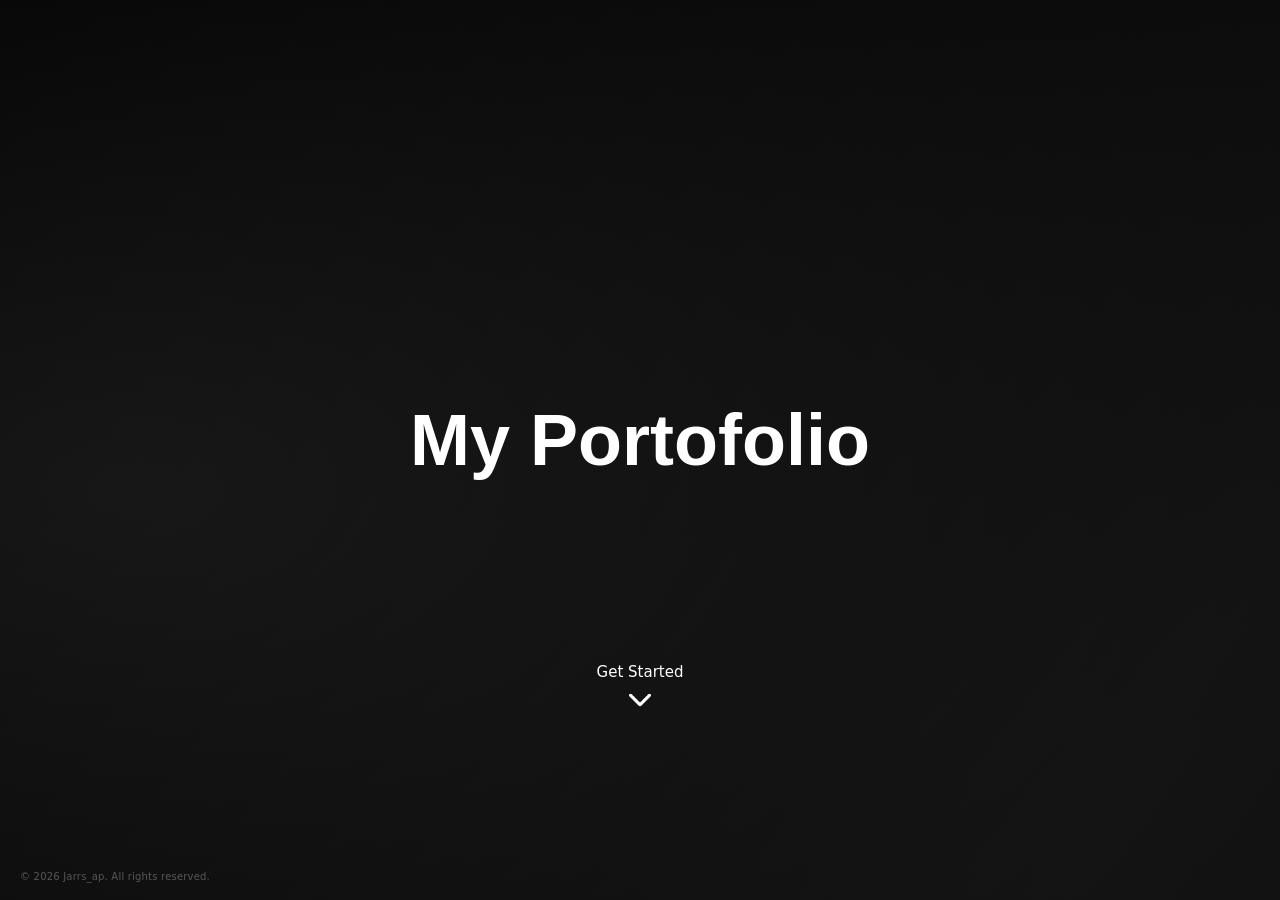
<file: index.html>
<!DOCTYPE html>
<html lang="en">

<head>
    <meta charset="UTF-8">
    <meta name="viewport" content="width=device-width, initial-scale=1.0">
    <link rel="stylesheet" href="style.css">
    <title>Jarrs Portofolio</title>
</head>

<body class="start-page">
    <main class="body">
        <div class="hero-text">
            <h1>My Portofolio</h1>
            <a href="project.html" class="btn-group start-link" aria-label="Get Started, buka halaman utama">
                <span class="btn">Get Started</span>
                <img class="start-arrow" src="Assets/arrow-down-white.png" alt="">
            </a>
        </div>
    </main>
    <p class="start-copyright">© 2026 Jarrs_ap. All rights reserved.</p>
</body>

</html>
</file>
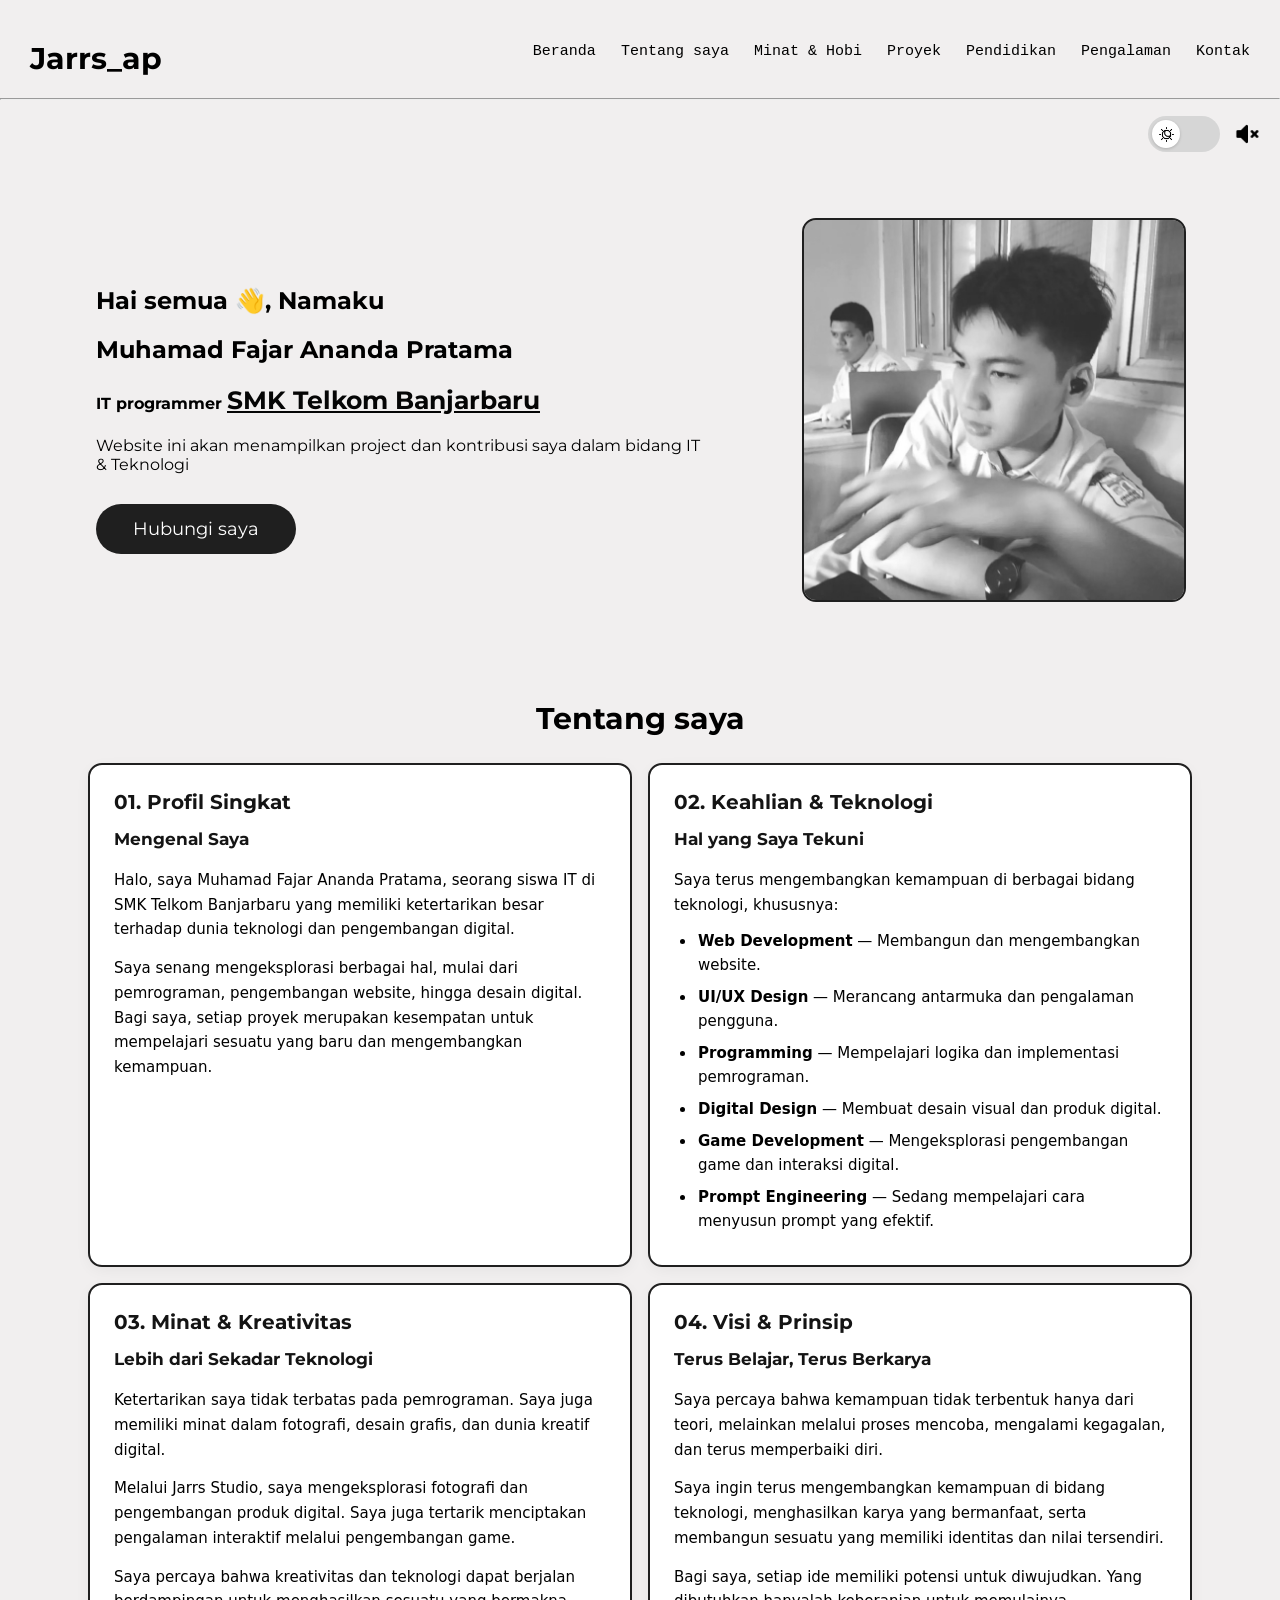
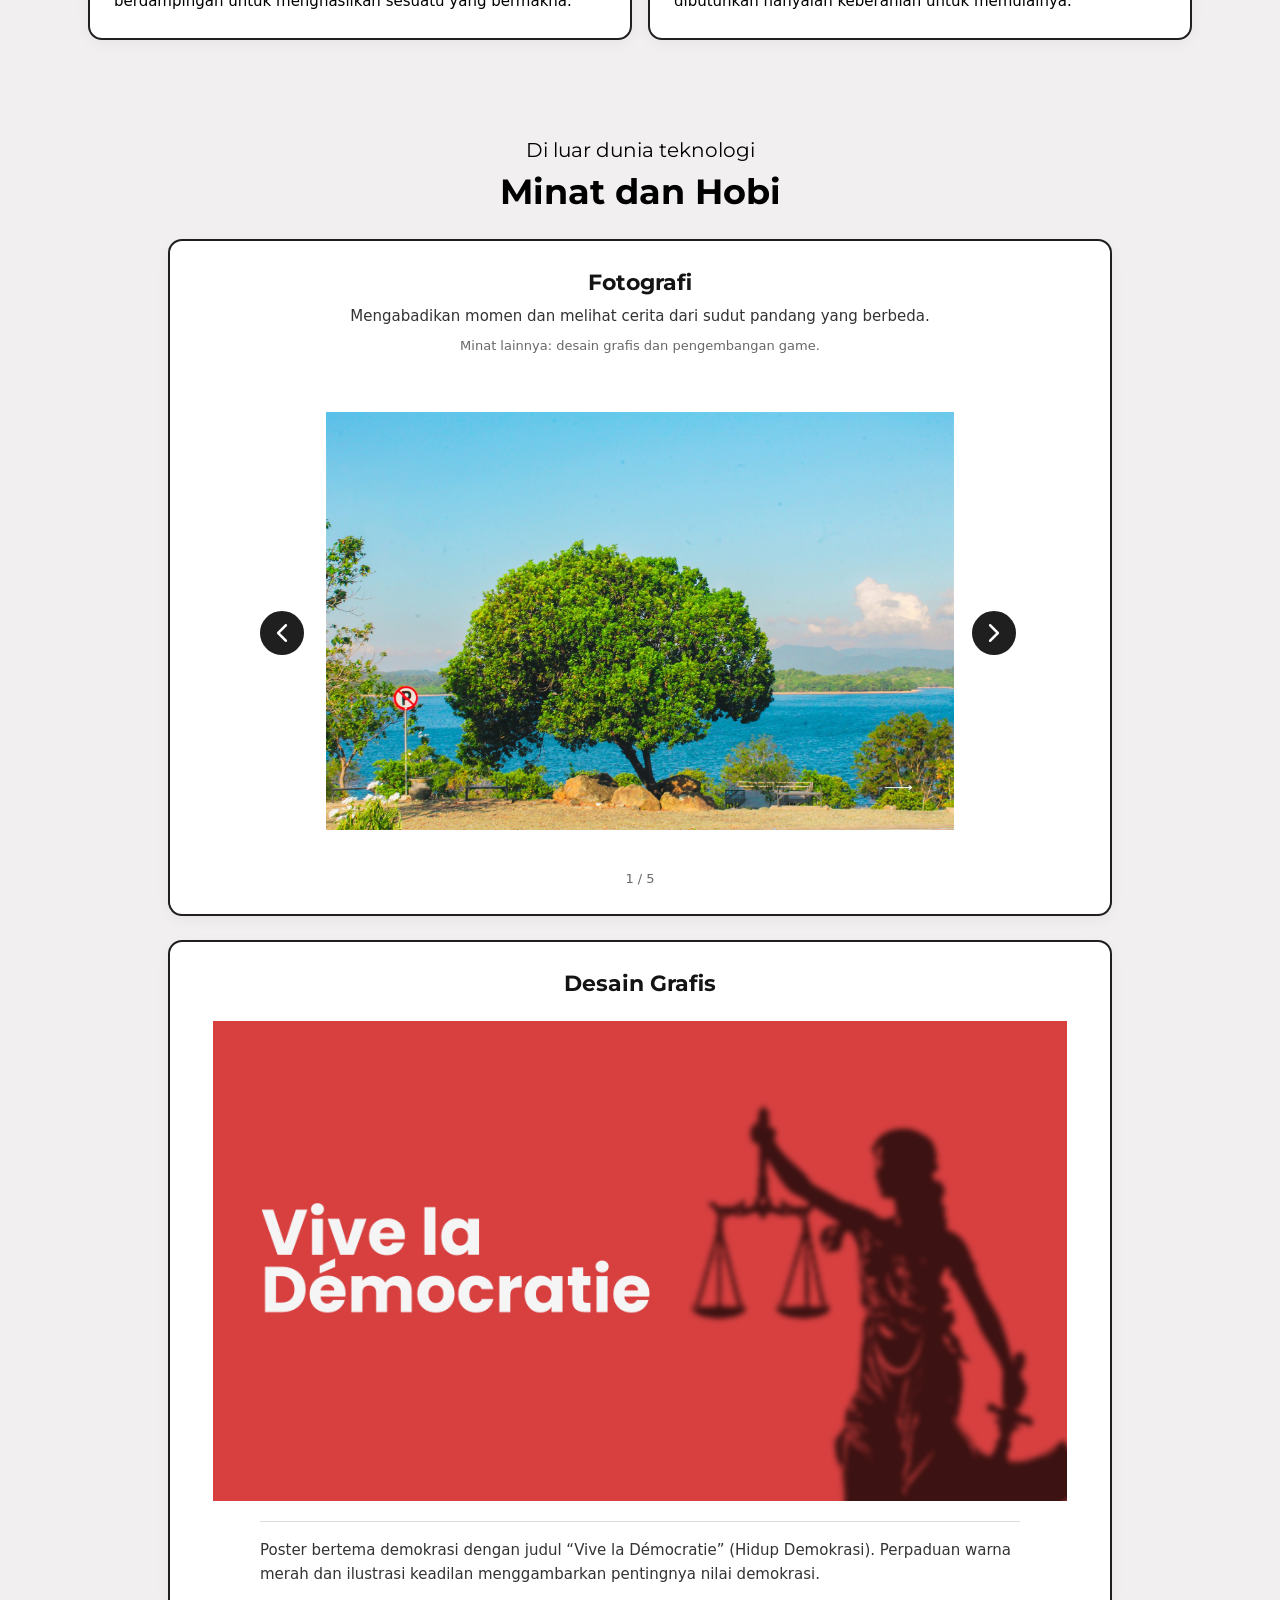
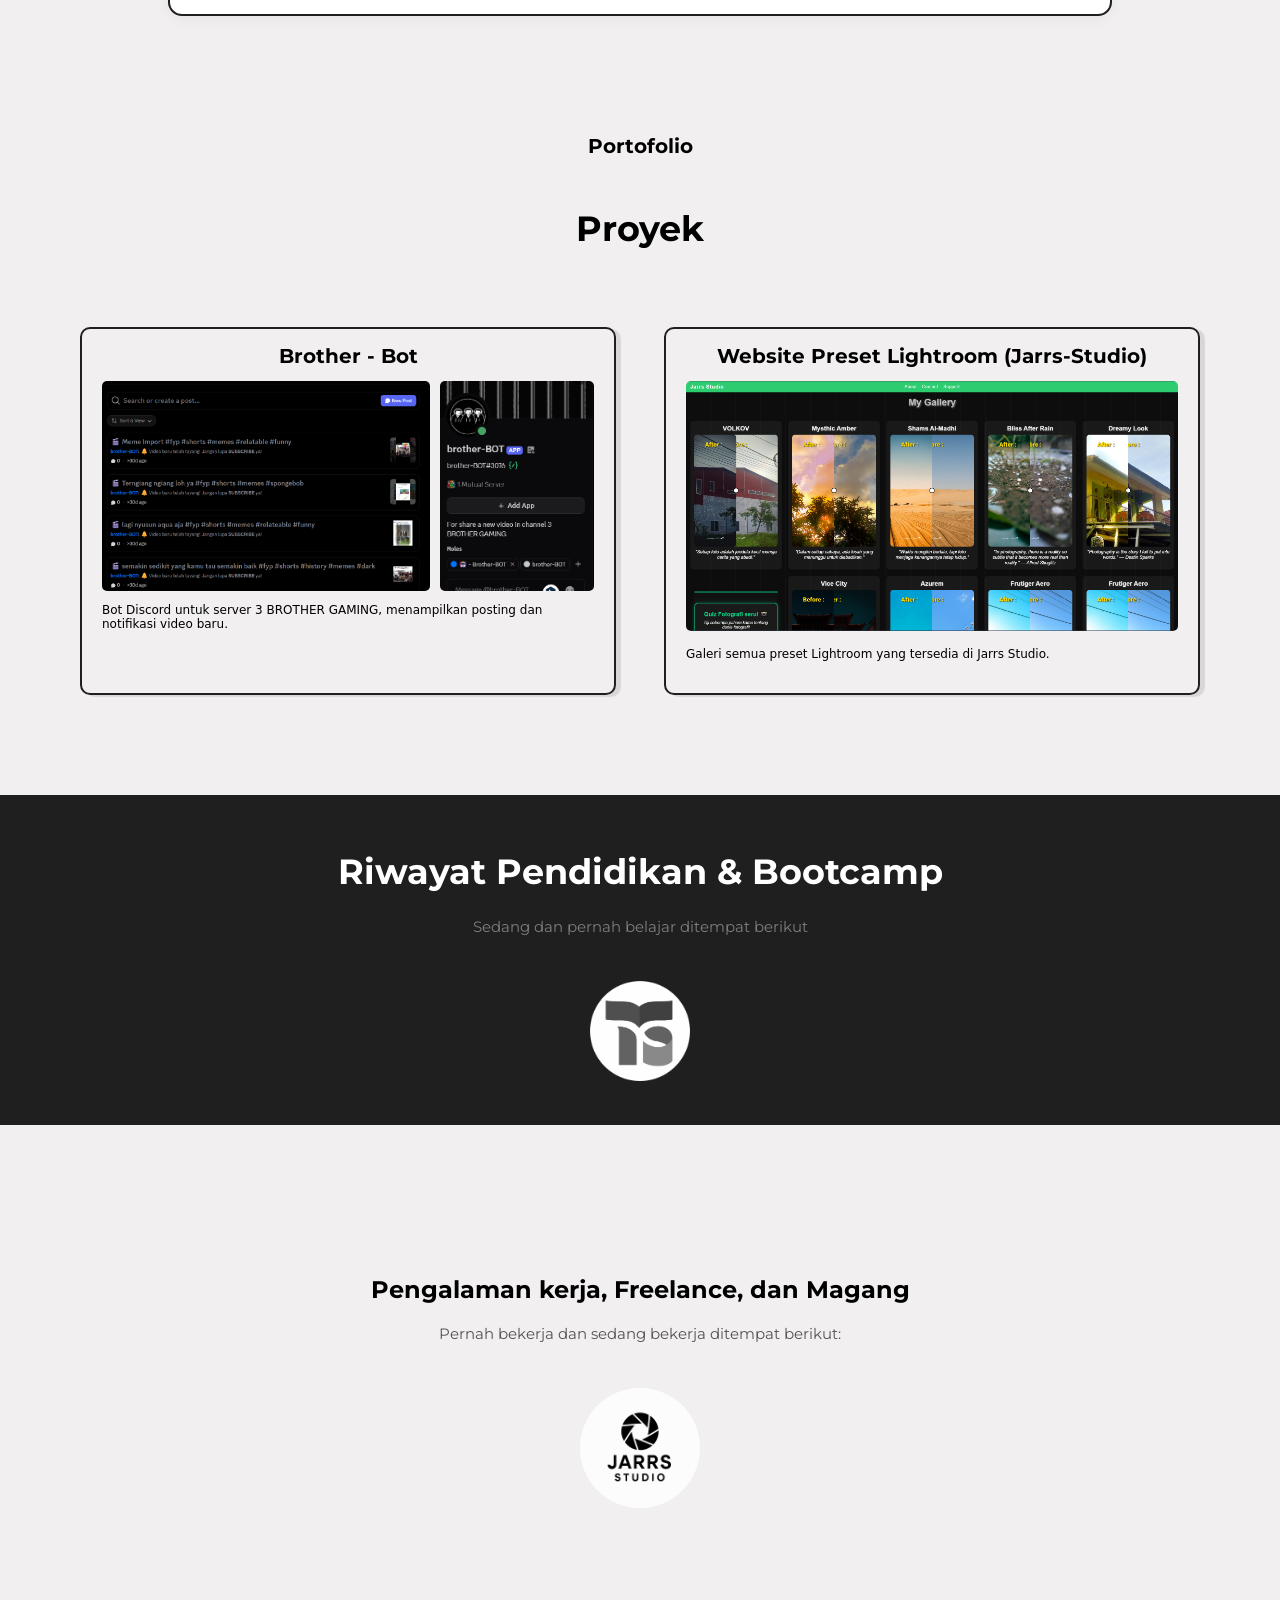
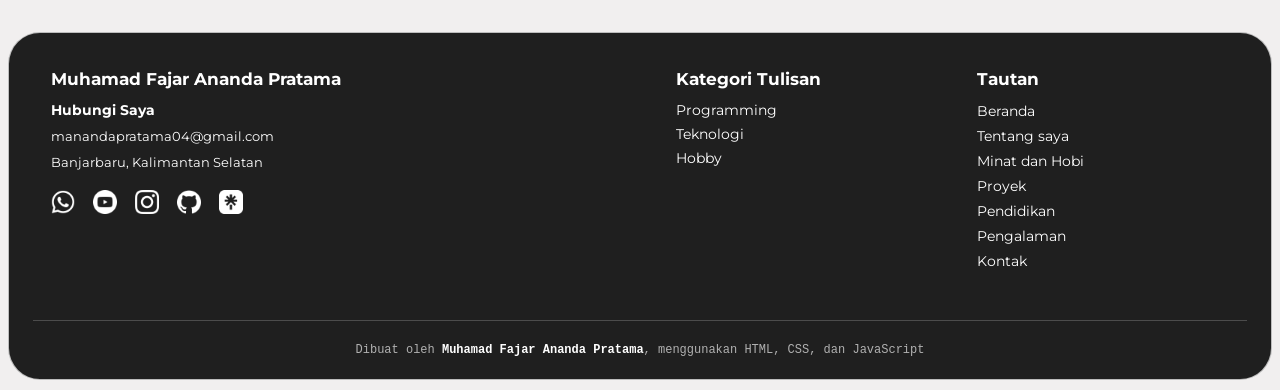
<file: project.html>
<!DOCTYPE html>
<html lang="en">

<head>
    <meta charset="UTF-8">
    <meta name="viewport" content="width=device-width, initial-scale=1.0">
    <link rel="stylesheet" href="style.css">
    <link href="https://fonts.googleapis.com/css2?family=Montserrat:wght@400;500;600;700&display=swap" rel="stylesheet">
    <title>My Portofolio</title>
</head>

<body>
    <div class="navbar">
        <h3>Jarrs_ap</h3>
        <ul class="desktop-nav">
            <li><a href="#home">Beranda</a></li>
            <li><a href="#about">Tentang saya</a></li>
            <li><a href="#hobbies">Minat & Hobi</a></li>
            <li><a href="#Project">Proyek</a></li>
            <li><a href="#education">Pendidikan</a></li>
            <li><a href="#experience">Pengalaman</a></li>
            <li><a href="#contact">Kontak</a></li>
        </ul>
        <details class="mobile-menu">
            <summary aria-label="Buka menu navigasi">
                <img src="Assets/menu.png" alt="">
            </summary>
            <ul>
                <li><a href="#home">Beranda</a></li>
                <li><a href="#about">Tentang saya</a></li>
                <li><a href="#hobbies">Minat & Hobi</a></li>
                <li><a href="#Project">Project</a></li>
                <li><a href="#education">Pendidikan</a></li>
                <li><a href="#experience">Pengalaman</a></li>
                <li><a href="#contact">Kontak</a></li>
            </ul>
        </details>
    </div>
    <hr>
    <audio id="background-music" src="Assets/TULUS - Monokrom (Official Music Video).mp3" loop preload="auto" autoplay></audio>
    <div class="music-control-row">
        <button class="theme-toggle" type="button" aria-label="Aktifkan mode gelap" aria-pressed="false" title="Aktifkan mode gelap">
            <span class="theme-toggle-track" aria-hidden="true">
                <span class="theme-toggle-thumb">
                    <img src="Assets/night-mode.png" alt="">
                </span>
            </span>
        </button>
        <button class="music-toggle" type="button" aria-label="Putar musik" title="Putar musik">
            <img src="Assets/volume-down.png" alt="">
        </button>
    </div>
    <div class="container">
        <section id="home">
            <div class="aBout">
                <h2>Hai semua 👋, Namaku</h2>
                <h1>Muhamad Fajar Ananda Pratama</h1>
                <h4>IT programmer <a href="https://www.smktelkom-bjb.sch.id/web/">SMK Telkom Banjarbaru</a></h4>
                <p>Website ini akan menampilkan project dan kontribusi saya dalam bidang IT & Teknologi</p>
                <li><a href="#contact">Hubungi saya</a></li>
            </div>
            <img class="hero-photo" src="Assets/foto-profil.jpeg" alt="Foto Muhamad Fajar Ananda Pratama">
        </section>

        <div class="tentang">
            <section id="about">

                <h1>Tentang saya</h1>

                <div class="about-grid">

                    <div class="item">
                        <h2>01. Profil Singkat</h2>
                        <h3>Mengenal Saya</h3>
                        <p>Halo, saya Muhamad Fajar Ananda Pratama, seorang siswa IT di SMK Telkom Banjarbaru yang memiliki ketertarikan besar terhadap dunia teknologi dan pengembangan digital.</p>
                        <p>Saya senang mengeksplorasi berbagai hal, mulai dari pemrograman, pengembangan website, hingga desain digital. Bagi saya, setiap proyek merupakan kesempatan untuk mempelajari sesuatu yang baru dan mengembangkan kemampuan.</p>
                    </div>

                    <div class="item">
                        <h2>02. Keahlian & Teknologi</h2>
                        <h3>Hal yang Saya Tekuni</h3>
                        <p>Saya terus mengembangkan kemampuan di berbagai bidang teknologi, khususnya:</p>
                        <ul>
                            <li><strong>Web Development</strong> — Membangun dan mengembangkan website.</li>
                            <li><strong>UI/UX Design</strong> — Merancang antarmuka dan pengalaman pengguna.</li>
                            <li><strong>Programming</strong> — Mempelajari logika dan implementasi pemrograman.</li>
                            <li><strong>Digital Design</strong> — Membuat desain visual dan produk digital.</li>
                            <li><strong>Game Development</strong> — Mengeksplorasi pengembangan game dan interaksi digital.</li>
                            <li><strong>Prompt Engineering</strong> — Sedang mempelajari cara menyusun prompt yang efektif.</li>
                        </ul>
                    </div>

                    <div class="item">
                        <h2>03. Minat & Kreativitas</h2>
                        <h3>Lebih dari Sekadar Teknologi</h3>
                        <p>Ketertarikan saya tidak terbatas pada pemrograman. Saya juga memiliki minat dalam fotografi, desain grafis, dan dunia kreatif digital.</p>
                        <p>Melalui Jarrs Studio, saya mengeksplorasi fotografi dan pengembangan produk digital. Saya juga tertarik menciptakan pengalaman interaktif melalui pengembangan game.</p>
                        <p>Saya percaya bahwa kreativitas dan teknologi dapat berjalan berdampingan untuk menghasilkan sesuatu yang bermakna.</p>
                    </div>

                    <div class="item">
                        <h2>04. Visi & Prinsip</h2>
                        <h3>Terus Belajar, Terus Berkarya</h3>
                        <p>Saya percaya bahwa kemampuan tidak terbentuk hanya dari teori, melainkan melalui proses mencoba, mengalami kegagalan, dan terus memperbaiki diri.</p>
                        <p>Saya ingin terus mengembangkan kemampuan di bidang teknologi, menghasilkan karya yang bermanfaat, serta membangun sesuatu yang memiliki identitas dan nilai tersendiri.</p>
                        <p>Bagi saya, setiap ide memiliki potensi untuk diwujudkan. Yang dibutuhkan hanyalah keberanian untuk memulainya.</p>
                    </div>

                </div>

            </section>
        </div>
        <section id="hobbies" aria-labelledby="hobbies-title">
            <div class="hobbies-heading">
                <p>Di luar dunia teknologi</p>
                <h1 id="hobbies-title">Minat dan Hobi</h1>
            </div>
            <article class="hobby-card">
                <div class="hobby-card-copy">
                    <h2>Fotografi</h2>
                    <p>Mengabadikan momen dan melihat cerita dari sudut pandang yang berbeda.</p>
                    <p class="hobby-more">Minat lainnya: desain grafis dan pengembangan game.</p>
                </div>
                <div class="photo-carousel" aria-label="Galeri fotografi">
                    <button class="photo-carousel-button" type="button" aria-label="Foto sebelumnya" data-photo-direction="-1">
                        <img class="photo-carousel-arrow is-previous" src="Assets/arrow-down-white.png" alt="">
                    </button>
                    <figure class="photo-carousel-slide" aria-live="polite">
                        <img src="Assets/南カリマンタン_page-0002.jpg" alt="Foto fotografi, halaman 2">
                        <figcaption class="photo-carousel-count">1 / 5</figcaption>
                    </figure>
                    <button class="photo-carousel-button" type="button" aria-label="Foto berikutnya" data-photo-direction="1">
                        <img class="photo-carousel-arrow is-next" src="Assets/arrow-down-white.png" alt="">
                    </button>
                </div>
            </article>
            <article class="hobby-card graphic-design-card">
                <div class="hobby-card-copy">
                    <h2>Desain Grafis</h2>
                </div>
                <img class="graphic-design-poster" src="Assets/PKN 2.png" alt="Poster PKN 2 bertema Vive la Démocratie">
                <p class="graphic-design-description">Poster bertema demokrasi dengan judul “Vive la Démocratie” (Hidup Demokrasi). Perpaduan warna merah dan ilustrasi keadilan menggambarkan pentingnya nilai demokrasi.</p>
            </article>
        </section>

        <div class="project">
            <section id="Project">
                <h3>Portofolio</h3>
                <h1>Proyek</h1>
            </section>

            <div class="gambar">
                <div class="gambar-grid">
                    <div class="gambaR">
                        <span>
                            <h1>Brother - Bot</h1>
                            <div class="brother-bot-images">
                                <img src="Assets/brother-bot-posts.png" alt="Daftar posting dan notifikasi dari BROTHER - Bot di Discord">
                                <img src="Assets/brother-bot-profile.png" alt="Profil aplikasi BROTHER - Bot di Discord">
                            </div>
                            <p>Bot Discord untuk server 3 BROTHER GAMING, menampilkan posting dan notifikasi video baru.</p>
                    </div>
                    <div class="gambaR">
                        <span>
                            <h1><span>Website Preset Lightroom</span> (Jarrs-Studio)</h1>
                            <img src="Assets/bagus.PNG" alt="Web1">
                            <p>Galeri semua preset Lightroom yang tersedia di Jarrs Studio.</p>
                    </div>
                </div>
            </div>

        </div>

        <div class="pendidikan">
            <section id="education">
                    <h1>Riwayat Pendidikan & Bootcamp</h1>
                    <p>Sedang dan pernah belajar ditempat berikut</p>
                    <div class="school">
                       <a href="https://www.smktelkom-bjb.sch.id/web/"> <img class="tombol" src="Assets/c5f68155-6a82-4784-a10c-ea8996306431_980x980.png" alt="Telkom"></a>
                      
            </section>
        </div>

        <div class="pengalaman">
            <section id="experience">
                <h1>Pengalaman kerja, Freelance, dan Magang</h1>
                <p>Pernah bekerja dan sedang bekerja ditempat berikut:</p>
                <div class="kerja">
                    <a href="https://www.instagram.com/jarrs.studio/"><img class="op" src="Assets/logo.png" alt="Logo Jarrs Studio"></a>
                </div>
            </section>
        </div>



    </div>
    <footer id="contact">
        <div class="footer-card">
            <div class="io">
                <div class="hubungi">
                    <h1>Muhamad Fajar Ananda Pratama</h1>
                    <h2>Hubungi Saya</h2>
                    <p>manandapratama04@gmail.com</p>
                    <p>Banjarbaru, Kalimantan Selatan</p>
                    <ul class="sosmed">
                        <li><a href="https://wa.me/6281558542225"><img src="Assets/whatsapp.png" alt="WhatsApp"></a></li>
                        <li><a href="https://www.youtube.com/@jarrs_ap"><img src="Assets/youtube.png" alt="YouTube"></a></li>
                        <li><a href="https://www.instagram.com/jarrs_ap/"><img src="Assets/instagram.png" alt="Instagram"></a></li>
                        <li><a href="https://github.com/Jarrsap01"><img src="Assets/github.png" alt="GitHub"></a></li>
                        <li><a href="https://linktr.ee/jarrs_ap" target="_blank" rel="noopener noreferrer" aria-label="Linktree"><img class="linktree-icon" src="Assets/linktr-ee-logo-removebg-preview.png" alt="Linktree"></a></li>
                    </ul>
                </div>

                <div class="kategori">
                    <h1>Kategori Tulisan</h1>
                    <section id="programming"><a href="#home"><p>Programming</p></a></section>
                    <section id="Teknologi"><a href="#home"><p>Teknologi</p></a></section>
                    <section><a href="#hobbies"><p>Hobby</p></a></section>
                </div>

                <div class="tautan">
                    <h1>Tautan</h1>
                    <ul>
                        <li><a href="#home">Beranda</a></li>
                        <li><a href="#about">Tentang saya</a></li>
                        <li><a href="#hobbies">Minat dan Hobi</a></li>
                        <li><a href="#Project">Proyek</a></li>
                        <li><a href="#education">Pendidikan</a></li>
                        <li><a href="#experience">Pengalaman</a></li>
                        <li><a href="#contact">Kontak</a></li>
                    </ul>
                </div>
            </div>

            <hr class="footer-divider">
            <div class="kaki">
                <p>Dibuat oleh <a href="https://www.instagram.com/jarrs_ap/">Muhamad Fajar Ananda Pratama</a>, menggunakan
                    HTML, CSS, dan JavaScript</p>
            </div>
        </div>
    </footer>


    <script>
        const themeToggle = document.querySelector(".theme-toggle");
        const themeIcon = themeToggle.querySelector("img");
        const themeStorageKey = "portfolio-theme";

        const applyTheme = (isDarkMode) => {
            document.body.classList.toggle("dark-mode", isDarkMode);
            themeIcon.src = isDarkMode ? "Assets/sleep-mode.png" : "Assets/night-mode.png";
            themeToggle.setAttribute("aria-pressed", String(isDarkMode));
            const label = isDarkMode ? "Aktifkan mode terang" : "Aktifkan mode gelap";
            themeToggle.setAttribute("aria-label", label);
            themeToggle.title = label;
        };

        try {
            applyTheme(window.localStorage.getItem(themeStorageKey) === "dark");
        } catch (error) {
            console.error("Preferensi tema tidak dapat dibaca.", error);
            applyTheme(false);
        }

        themeToggle.addEventListener("click", () => {
            const isDarkMode = !document.body.classList.contains("dark-mode");
            applyTheme(isDarkMode);
            try {
                window.localStorage.setItem(themeStorageKey, isDarkMode ? "dark" : "light");
            } catch (error) {
                console.error("Preferensi tema tidak dapat disimpan.", error);
            }
        });

        const backgroundMusic = document.querySelector("#background-music");
        const musicToggle = document.querySelector(".music-toggle");
        const musicIcon = musicToggle.querySelector("img");
        const musicResumeKey = "portfolio-music-resume";
        let resumeMusicAfterReturn = false;

        const updateMusicToggle = () => {
            const isPlaying = !backgroundMusic.paused;
            musicIcon.src = isPlaying ? "Assets/volume-up.png" : "Assets/volume-down.png";
            musicToggle.setAttribute("aria-label", isPlaying ? "Matikan musik" : "Putar musik");
            musicToggle.title = isPlaying ? "Matikan musik" : "Putar musik";
        };

        musicIcon.addEventListener("animationend", () => {
            musicToggle.classList.remove("is-muting");
        });

        const jiggleMusicToggle = () => {
            musicToggle.classList.remove("is-muting");
            void musicIcon.offsetWidth;
            musicToggle.classList.add("is-muting");
        };

        const resumeMusicOnInteraction = (event) => {
            if (musicToggle.contains(event.target)) return;
            backgroundMusic.play().catch(() => {
                musicToggle.title = "Tekan untuk memutar musik";
            });
        };

        backgroundMusic.addEventListener("play", () => {
            updateMusicToggle();
            sessionStorage.setItem(musicResumeKey, "true");
            document.removeEventListener("pointerdown", resumeMusicOnInteraction);
            document.removeEventListener("keydown", resumeMusicOnInteraction);
        });
        backgroundMusic.addEventListener("pause", updateMusicToggle);
        backgroundMusic.addEventListener("ended", updateMusicToggle);
        backgroundMusic.addEventListener("error", () => {
            musicToggle.title = "Audio tidak dapat dimuat";
            musicToggle.setAttribute("aria-label", "Audio tidak dapat dimuat");
        });

        musicToggle.addEventListener("click", () => {
            if (backgroundMusic.paused) {
                backgroundMusic.play()
                    .then(jiggleMusicToggle)
                    .catch(() => {
                        musicToggle.title = "Audio tidak dapat diputar";
                    });
            } else {
                sessionStorage.removeItem(musicResumeKey);
                backgroundMusic.pause();
                jiggleMusicToggle();
            }
        });

        backgroundMusic.play().catch(() => {
            musicToggle.title = "Tekan untuk memutar musik";
        });
        document.addEventListener("pointerdown", resumeMusicOnInteraction);
        document.addEventListener("keydown", resumeMusicOnInteraction);

        window.addEventListener("pagehide", () => {
            resumeMusicAfterReturn = !backgroundMusic.paused;
            if (resumeMusicAfterReturn) {
                sessionStorage.setItem(musicResumeKey, "true");
                backgroundMusic.pause();
            } else {
                sessionStorage.removeItem(musicResumeKey);
            }
        });

        window.addEventListener("pageshow", () => {
            updateMusicToggle();
            musicToggle.disabled = false;
            musicToggle.classList.remove("is-muting");
            const shouldResume = resumeMusicAfterReturn ||
                sessionStorage.getItem(musicResumeKey) === "true";

            resumeMusicAfterReturn = false;
            sessionStorage.removeItem(musicResumeKey);
            if (!shouldResume) return;

            backgroundMusic.play().catch(() => {
                musicToggle.title = "Tekan untuk melanjutkan musik";
            });
        });

        const mobileMenu = document.querySelector(".mobile-menu");
        const mobileMenuList = mobileMenu.querySelector("ul");

        mobileMenu.addEventListener("toggle", () => {
            mobileMenuList.classList.remove("is-opening");
            if (mobileMenu.open) {
                void mobileMenuList.offsetWidth;
                mobileMenuList.classList.add("is-opening");
            }
        });

        document.querySelectorAll(".mobile-menu a").forEach((link) => {
            link.addEventListener("click", (event) => {
                const target = document.querySelector(link.getAttribute("href"));
                if (!target) return;

                event.preventDefault();
                link.closest(".mobile-menu").open = false;
                history.pushState(null, "", link.getAttribute("href"));
                target.scrollIntoView({
                    behavior: window.matchMedia("(prefers-reduced-motion: reduce)").matches ? "auto" : "smooth"
                });
            });
        });

        const photoSlides = [
            {
                src: "Assets/南カリマンタン_page-0002.jpg",
                alt: "Foto fotografi, halaman 2"
            },
            {
                src: "Assets/南カリマンタン_page-0003.jpg",
                alt: "Foto fotografi, halaman 3"
            },
            {
                src: "Assets/南カリマンタン_page-0004.jpg",
                alt: "Foto fotografi, halaman 4"
            },
            {
                src: "Assets/南カリマンタン_page-0008.jpg",
                alt: "Foto fotografi, halaman 8"
            },
            {
                src: "Assets/color_match_20260519152909049.jpg",
                alt: "Foto color match"
            }
        ];
        const photoCarousel = document.querySelector(".photo-carousel");
        const photoImage = photoCarousel.querySelector(".photo-carousel-slide img");
        const photoCount = photoCarousel.querySelector(".photo-carousel-count");
        let currentPhotoIndex = 0;
        let isChangingPhoto = false;

        photoCarousel.querySelectorAll("[data-photo-direction]").forEach((button) => {
            button.addEventListener("click", async () => {
                if (isChangingPhoto) return;

                isChangingPhoto = true;
                const buttons = photoCarousel.querySelectorAll("[data-photo-direction]");
                buttons.forEach((carouselButton) => {
                    carouselButton.disabled = true;
                });

                const direction = Number(button.dataset.photoDirection);
                const nextPhotoIndex = (currentPhotoIndex + direction + photoSlides.length) % photoSlides.length;
                const nextPhoto = photoSlides[nextPhotoIndex];
                const preloadedImage = new Image();
                preloadedImage.src = nextPhoto.src;

                try {
                    await preloadedImage.decode();

                    currentPhotoIndex = nextPhotoIndex;
                    photoImage.classList.remove("slide-in-from-left", "slide-in-from-right");
                    photoImage.src = nextPhoto.src;
                    photoImage.alt = nextPhoto.alt;
                    photoCount.textContent = `${currentPhotoIndex + 1} / ${photoSlides.length}`;
                    void photoImage.offsetWidth;
                    photoImage.classList.add(direction > 0 ? "slide-in-from-right" : "slide-in-from-left");
                } catch (error) {
                    console.error(`Gagal memuat foto galeri: ${nextPhoto.src}`, error);
                    photoCount.textContent = "Foto gagal dimuat";
                } finally {
                    buttons.forEach((carouselButton) => {
                        carouselButton.disabled = false;
                    });
                    isChangingPhoto = false;
                }
            });
        });
    </script>
</body>

</html>
</file>
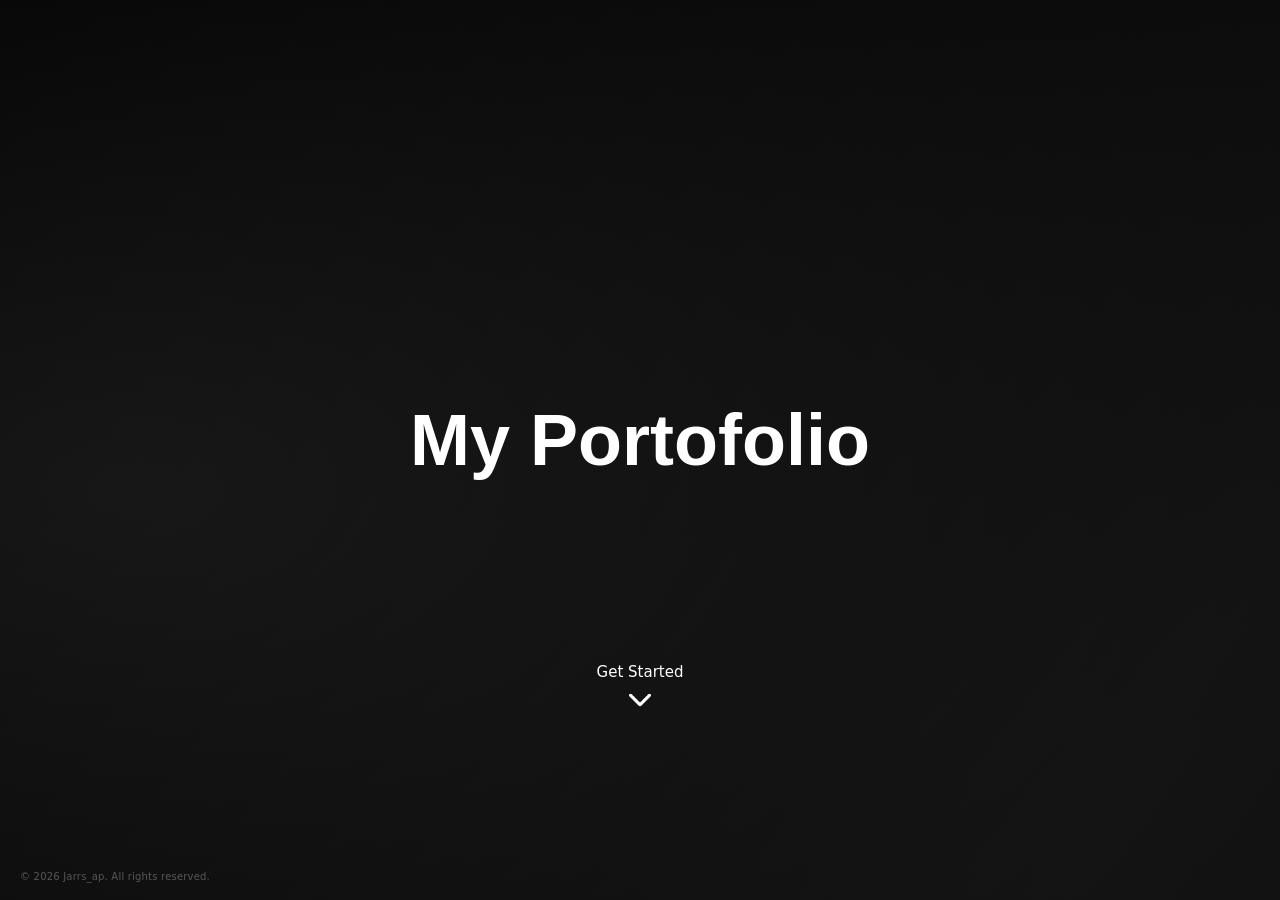
<file: start.html>
<!DOCTYPE html>
<html lang="en">

<head>
    <meta charset="UTF-8">
    <meta name="viewport" content="width=device-width, initial-scale=1.0">
    <link rel="stylesheet" href="style.css">
    <title>Jarrs Portofolio</title>
</head>

<body class="start-page">
    <main class="body">
        <div class="hero-text">
            <h1>My Portofolio</h1>
            <a href="project.html" class="btn-group start-link" aria-label="Get Started, buka halaman utama">
                <span class="btn">Get Started</span>
                <img class="start-arrow" src="Assets/arrow-down-white.png" alt="">
            </a>
        </div>
    </main>
    <p class="start-copyright">© 2026 Jarrs_ap. All rights reserved.</p>
</body>

</html>
</file>
<file: style.css>
html {
    scroll-behavior: smooth;
}

@view-transition {
    navigation: auto;
}

::view-transition-old(root) {
    animation: startPageSlideUp 700ms cubic-bezier(0.22, 1, 0.36, 1) both;
}

::view-transition-new(root) {
    animation: mainPageRiseUp 700ms cubic-bezier(0.22, 1, 0.36, 1) both;
}

@keyframes menuCartoonPop {
    0% {
        opacity: 0;
        transform: translateY(-12px) scale(0.55);
    }

    65% {
        opacity: 1;
        transform: translateY(3px) scale(1.08);
    }

    82% {
        transform: translateY(-1px) scale(0.96);
    }

    100% {
        opacity: 1;
        transform: translateY(0) scale(1);
    }
}

@keyframes speakerJiggle {
    0%, 100% {
        transform: rotate(0);
    }

    20%, 60% {
        transform: rotate(-12deg);
    }

    40%, 80% {
        transform: rotate(12deg);
    }
}

@keyframes pageFadeUp {
    from {
        opacity: 0;
        transform: translateY(24px);
    }

    to {
        opacity: 1;
        transform: translateY(0);
    }
}

@keyframes photoSlideInFromRight {
    from {
        opacity: 0.45;
        transform: translateX(100%);
    }

    to {
        opacity: 1;
        transform: translateX(0);
    }
}

@keyframes photoSlideInFromLeft {
    from {
        opacity: 0.45;
        transform: translateX(-100%);
    }

    to {
        opacity: 1;
        transform: translateX(0);
    }
}

@keyframes flowingDarkGradient {
    0% {
        transform: translate3d(-4%, -3%, 0) rotate(-4deg);
        background-position: 0% 50%;
    }

    100% {
        transform: translate3d(4%, 3%, 0) rotate(4deg);
        background-position: 100% 50%;
    }
}

@keyframes startPageSlideUp {
    to {
        transform: translateY(-100%);
    }
}

@keyframes mainPageRiseUp {
    from {
        transform: translateY(100%);
    }

    to {
        transform: translateY(0);
    }
}

@keyframes titleFocusIn {
    from {
        opacity: 0;
        filter: blur(12px);
        transform: scale(0.86);
    }

    70% {
        opacity: 1;
        filter: blur(1px);
        transform: scale(1.035);
        animation-timing-function: ease-in-out;
    }

    to {
        opacity: 1;
        filter: blur(0);
        transform: scale(1);
    }

}

@keyframes titleIdle {
    0%, 100% {
        transform: translateY(0) scale(1);
    }

    50% {
        transform: translateY(-5px) scale(1.015);
    }
}

body > :not(.navbar):not(hr) {
    animation: pageFadeUp 700ms ease-out both;
}

@media (prefers-reduced-motion: reduce) {
    html {
        scroll-behavior: auto;
    }

    .navbar .mobile-menu ul.is-opening {
        animation: none;
    }

    .music-toggle.is-muting img {
        animation: none;
    }

    .photo-carousel-slide img {
        animation: none !important;
    }

    body > :not(.navbar):not(hr) {
        animation: none;
    }

    .start-page::before {
        animation: none;
    }

    ::view-transition-old(root),
    ::view-transition-new(root) {
        animation: none;
    }

    .start-page .hero-text h1 {
        animation: none;
        filter: none;
    }
}

* {
    box-sizing: border-box;
}

body {
    margin: 0;
    padding: 0;
    background-color: #f1efef;
    height: 100vh;
}


.picture {
    display: flex;
    align-items: center;
    /* rata tengah vertikal */
    gap: 30px;
    /* jarak gambar dan teks */
    padding: 40px;
}

.logo {
    width: 200px;
}

.body {
    font-family: google sans, sans-serif;
    display: flex;
    /* bikin sejajar horizontal */
    align-items: center;
    /* rata tengah vertikal */
    gap: 20px;
    display: flex;
    /* bikin 2 kolom */
    align-items: center;
    /* rata tengah vertikal */
    justify-content: space-between;
    margin-right: 200px;
    height: 100vh;
}

.body h1 {
    font-size: 40px;
    margin-bottom: 1px;
}

.body p {
    width: 600px;
    font-family: system-ui, -apple-system, BlinkMacSystemFont, 'Segoe UI', Roboto, Oxygen, Ubuntu, Cantarell, 'Open Sans', 'Helvetica Neue', sans-serif;
    font-size: 15px;
}

.hero-text {
    display: flex;
    flex-direction: column;
    height: vh;
}

.hero-text a {
    font-size: 20px;
    margin: 0;
}

.btn-group {
    display: flex;
    /* bikin tombol sejajar horizontal */
    gap: 15px;
    transition: 1s;
    cursor: pointer;
}

.btn-group a:hover {
    background-color: #2b2b2b;
    color: white;
    transition: 0.2s;
    transform: scale(1.05);
}

.btn {
    padding: 10px 20px;
    font-size: 18px;
    text-decoration: none;
    color: white;
    background-color: #1f1f1f;
    border-radius: 5px;
    font-family: monospace;
}

.btn p {
    margin: 0;
    size: 18px;
}

.picture img {
    user-select: none;
    -moz-user-select: none;
    -webkit-user-drag: none;
    -webkit-user-select: none;
}

.start-page {
    position: relative;
    isolation: isolate;
    min-height: 100vh;
    height: auto;
    overflow: hidden;
    background: #000;
    color: #f5f5f5;
}

.start-page::before {
    position: fixed;
    z-index: -1;
    inset: -35%;
    content: "";
    background:
        radial-gradient(ellipse at 18% 35%, rgba(35, 35, 35, 0.62), transparent 38%),
        radial-gradient(ellipse at 78% 62%, rgba(24, 24, 24, 0.78), transparent 42%),
        linear-gradient(125deg, #000 15%, #101010 48%, #030303 78%);
    background-size: 150% 150%;
    animation: flowingDarkGradient 16s ease-in-out infinite alternate;
}

.start-page .start-copyright {
    position: absolute;
    bottom: max(16px, env(safe-area-inset-bottom));
    left: max(20px, env(safe-area-inset-left));
    z-index: 1;
    margin: 0;
    color: rgba(185, 185, 185, 0.42);
    font-family: system-ui, -apple-system, BlinkMacSystemFont, 'Segoe UI', sans-serif;
    font-size: 10px;
    line-height: 1.4;
    letter-spacing: 0.02em;
}

.start-page .body {
    width: min(100% - 48px, 900px);
    min-height: 100vh;
    height: auto;
    margin: 0 auto;
    padding: 48px 0;
    align-items: center;
    justify-content: center;
}

.start-page .hero-text {
    display: flex;
    width: 100%;
    max-width: 760px;
    height: auto;
    align-items: center;
    text-align: center;
}

.start-page .hero-text h1 {
    color: #fff;
    font-size: clamp(40px, 7vw, 72px);
    line-height: 1.08;
    animation:
        titleFocusIn 1.8s cubic-bezier(0.55, 0.085, 0.68, 0.53) both,
        titleIdle 4.5s ease-in-out 1.8s infinite;
}

.start-page .hero-text p {
    width: 100%;
    color: #c9c9c9;
    font-size: 16px;
    line-height: 1.7;
}

.start-page .btn {
    padding: 0;
    background: transparent;
    color: #fff;
    font-family: system-ui, -apple-system, BlinkMacSystemFont, 'Segoe UI', Roboto, Oxygen, Ubuntu, Cantarell, 'Open Sans', 'Helvetica Neue', sans-serif;
    font-size: 15px;
    font-weight: 400;
    transition: opacity 0.2s ease;
}

.start-page .start-link:hover .btn {
    background: transparent;
    color: #fff;
    opacity: 0.72;
    transform: none;
}

.start-page .btn-group {
    flex-direction: column;
    align-items: center;
    gap: 8px;
    margin-top: 18px;
    transform: translateY(clamp(100px, 23vh, 165px));
    color: #fff;
    text-decoration: none;
}

.start-page .start-arrow {
    display: block;
    width: clamp(18px, 2.2vw, 22px);
    height: auto;
}

/*====================
  project.html side 
======================*/

@keyframes fadeIn {
    from {
        opacity: 0;
    }

    to {
        opacity: 1;
    }
}

.navbar {
    position: relative;
    width: 100%;
    height: 50px;
    background: transparent;
    margin-top: 40px;

}

.navbar h3 {
    font-size: 30px;
    margin-left: 30px;
    font-family: 'Montserrat', sans-serif;
    color: rgb(0, 0, 0);
    width: 100px;
    margin-top: 10px;
    font-weight: bolder;
}

.navbar a {
    text-decoration: none;
    color: black;
    font-size: 15px;
    font-family: monospace;
}

.navbar ul {
    position: absolute;
    top: 1px;
    /* Jarak dari atas */
    right: 30px;
    /* Jarak dari kanan */
    list-style: none;
    /* Menghilangkan bullet */
    margin: 0;
    padding: 0;
    display: flex;
    /* Membuat li berderet horizontal */
    gap: 25px;
    /* Jarak antar menu */

}

.navbar ul li a {
    position: relative;
    text-decoration: none;
    color: black;
    font-size: 15px;
}

/* garis */
.navbar ul li a::after {
    content: "";
    position: absolute;
    bottom: -5px;

    left: 50%;
    /* mulai dari tengah */
    width: 0%;
    height: 3px;

    background: #000000;
    transition: all 0.3s ease;
}

/* saat hover */
.navbar ul li a:hover::after {
    left: 0;
    width: 100%;
}

.mobile-menu {
    display: none;
}

.music-control-row {
    position: relative;
    width: calc(100% - 32px);
    height: 0;
    margin: 0 auto;
}

.theme-toggle {
    position: absolute;
    top: 8px;
    right: 44px;
    z-index: 20;
    width: 72px;
    height: 36px;
    padding: 0;
    border: 0;
    background: transparent;
    cursor: pointer;
}

.theme-toggle-track {
    display: block;
    width: 100%;
    height: 100%;
    padding: 4px;
    border-radius: 999px;
    background: #d6d6d6;
    transition: background-color 180ms ease;
}

.theme-toggle-thumb {
    display: grid;
    width: 28px;
    height: 28px;
    place-items: center;
    border-radius: 50%;
    background: #fff;
    box-shadow: 0 1px 3px rgba(0, 0, 0, 0.18);
    transform: translateX(0);
    transition: transform 180ms ease;
}

.theme-toggle-thumb img {
    display: block;
    width: 17px;
    height: 17px;
    object-fit: contain;
}

.theme-toggle[aria-pressed="true"] .theme-toggle-track {
    background: #3a3a3a;
}

.theme-toggle[aria-pressed="true"] .theme-toggle-thumb {
    transform: translateX(36px);
}

.theme-toggle:focus-visible {
    outline: 2px solid #1f1f1f;
    outline-offset: 3px;
    border-radius: 999px;
}

.music-toggle {
    position: absolute;
    top: 10px;
    right: 0;
    z-index: 20;
    display: grid;
    width: 32px;
    height: 32px;
    place-items: center;
    padding: 0;
    border: 0;
    border-radius: 0;
    background: transparent;
    cursor: pointer;
}

.music-toggle img {
    width: 26px;
    height: 26px;
    object-fit: contain;
}

body.dark-mode .music-toggle img {
    filter: brightness(0) invert(1);
}

.music-toggle.is-muting img {
    animation: speakerJiggle 450ms ease-in-out;
}

.music-toggle:focus-visible {
    outline: 2px solid #1f1f1f;
    outline-offset: 3px;
}

.container {
    margin-top: 120px;
    list-style: none;
    font-family: 'Montserrat', sans-serif;
}

#home {
    display: grid;
    grid-template-columns: minmax(0, 1.2fr) minmax(280px, 0.8fr);
    align-items: center;
    gap: clamp(40px, 7vw, 100px);
    width: min(1120px, calc(100% - 64px));
    margin: 0 auto;
}

.aBout {
    width: 100%;
    max-width: 650px;
    margin-left: 16px;
}

.hero-photo {
    display: block;
    width: min(100%, 380px);
    aspect-ratio: 1;
    justify-self: center;
    object-fit: cover;
    filter: grayscale(100%);
    outline: 2px solid #1f1f1f;
    border-radius: 12px;
}

.container li {
    margin-bottom: 20px;
    font-size: 20px;
    color: rgb(255, 255, 255);
    background-color: #1f1f1f;
    transition: 0.2s;
    border: 2px solid transparent;
    width: 200px;
    text-decoration: none;
    height: 50px;
    border-radius: 30px;
    display: flex;
    align-items: center;
    justify-content: center;
    margin-bottom: 0;
    margin-top: 30px;
}

.container li a {
    text-decoration: none;
    color: white;
    font-size: 18px;
}

.container h4 a {
    color: rgb(5, 5, 5);
    font-size: 25px;
}

.container li:hover {
    background-color: #141414;
    color: #ffffff;
    border: 2px solid #141414;
    transition: 0.1s;
    transform: scale(1.1);
}


.tentang {
    width: min(1100px, calc(100% - 48px));
    margin: 100px auto;
}

#about {
    margin: 0;
}

.about-grid {
    display: grid;
    grid-template-columns: repeat(2, minmax(0, 1fr));
    gap: 20px;
}

#about h1 {
    color: rgb(0, 0, 0);
    font-family: 'Montserrat', sans-serif;
    font-size: 30px;
    text-align: center;
    margin: 0 0 28px;
}

#about h2 {
    color: #141414;
    font-family: 'Montserrat', sans-serif;
    font-size: 20px;
    line-height: 1.35;
    margin: 0 0 12px;
}

#about .item h3 {
    color: #141414;
    font-family: 'Montserrat', sans-serif;
    font-size: 17px;
    line-height: 1.4;
    margin: 0 0 16px;
}

#about p {
    color: #000000;
    font-family: system-ui, -apple-system, BlinkMacSystemFont, 'Segoe UI', Roboto, Oxygen, Ubuntu, Cantarell, 'Open Sans', 'Helvetica Neue', sans-serif;
    font-size: 15px;
    line-height: 1.65;
    width: auto;
    margin: 0;
}

#about .item p + p {
    margin-top: 14px;
}

#about .item ul {
    margin: 12px 0 0;
    padding-left: 22px;
}

#about .item li {
    display: list-item;
    width: auto;
    height: auto;
    margin: 0 0 8px;
    padding: 0 0 0 2px;
    border: 0;
    border-radius: 0;
    background: transparent;
    color: #000;
    font-family: system-ui, -apple-system, BlinkMacSystemFont, 'Segoe UI', Roboto, Oxygen, Ubuntu, Cantarell, 'Open Sans', 'Helvetica Neue', sans-serif;
    font-size: 15px;
    line-height: 1.6;
    transition: none;
}

#about .item li:hover {
    transform: none;
    border: 0;
    background: transparent;
    color: #000;
}

#about .item {
    min-width: 0;
    padding: 24px;
    outline: 2px solid #1f1f1f;
    background: #fff;
    border-radius: 12px;
    box-shadow: 0 4px 16px rgba(0, 0, 0, 0.06);
}

#hobbies {
    width: min(940px, calc(100% - 48px));
    margin: 0 auto 100px;
    scroll-margin-top: 32px;
}

.hobbies-heading {
    margin-bottom: 28px;
    text-align: center;
}

.hobbies-heading p {
    margin: 0 0 8px;
    color: rgb(0, 0, 0);
    font-family: 'Montserrat', sans-serif;
    font-size: 20px;
}

.hobbies-heading h1 {
    margin: 0;
    color: #000;
    font-family: 'Montserrat', sans-serif;
    font-size: 35px;
}

.hobby-card {
    padding: 28px;
    outline: 2px solid #1f1f1f;
    border-radius: 12px;
    background: #fff;
    box-shadow: 0 4px 16px rgba(0, 0, 0, 0.06);
}

.hobby-card-copy {
    margin: 0 auto 24px;
    text-align: center;
}

.hobby-card-copy h2 {
    margin: 0 0 8px;
    color: #141414;
    font-family: 'Montserrat', sans-serif;
    font-size: 22px;
}

.hobby-card-copy p {
    margin: 0;
    color: #333;
    font-family: system-ui, -apple-system, BlinkMacSystemFont, 'Segoe UI', sans-serif;
    font-size: 15px;
    line-height: 1.6;
}

.hobby-card-copy .hobby-more {
    margin-top: 8px;
    color: #686868;
    font-size: 13px;
}

.photo-carousel {
    display: grid;
    grid-template-columns: 48px minmax(0, 1fr) 48px;
    align-items: center;
    gap: 18px;
    max-width: 760px;
    margin: 0 auto;
}

.photo-carousel-slide {
    min-width: 0;
    margin: 0;
    overflow: hidden;
    text-align: center;
}

.photo-carousel-slide img {
    display: block;
    width: 100%;
    height: min(58vh, 480px);
    object-fit: contain;
    border-radius: 8px;
    background: transparent;
    will-change: transform, opacity;
}

.photo-carousel-slide img.slide-in-from-right {
    animation: photoSlideInFromRight 360ms cubic-bezier(0.22, 1, 0.36, 1) both;
}

.photo-carousel-slide img.slide-in-from-left {
    animation: photoSlideInFromLeft 360ms cubic-bezier(0.22, 1, 0.36, 1) both;
}

.photo-carousel-count {
    margin-top: 10px;
    color: #686868;
    font-family: system-ui, -apple-system, BlinkMacSystemFont, 'Segoe UI', sans-serif;
    font-size: 13px;
}

.photo-carousel-button {
    display: grid;
    width: 44px;
    height: 44px;
    place-items: center;
    padding: 0;
    border: 2px solid #1f1f1f;
    border-radius: 50%;
    background: #1f1f1f;
    color: #fff;
    cursor: pointer;
    transition: background-color 160ms ease, color 160ms ease, transform 160ms ease;
}

.photo-carousel-button:disabled {
    cursor: wait;
    opacity: 0.65;
}

.photo-carousel-button:disabled:hover {
    transform: none;
    background: #1f1f1f;
}

.photo-carousel-arrow {
    display: block;
    width: 18px;
    height: 18px;
    object-fit: contain;
    pointer-events: none;
}

.photo-carousel-arrow.is-previous {
    transform: rotate(90deg);
}

.photo-carousel-arrow.is-next {
    transform: rotate(-90deg);
}

.photo-carousel-button:hover {
    transform: scale(1.06);
    background: #fff;
    color: #1f1f1f;
}

.photo-carousel-button:hover .photo-carousel-arrow {
    filter: invert(1);
}

.photo-carousel-button:focus-visible {
    outline: 2px solid #1f1f1f;
    outline-offset: 4px;
}

.graphic-design-card {
    margin-top: 28px;
}

.graphic-design-poster {
    display: block;
    width: min(100%, 900px);
    max-height: min(58vh, 480px);
    margin: 0 auto;
    object-fit: contain;
    border-radius: 8px;
}

.graphic-design-description {
    max-width: 760px;
    margin: 20px auto 0;
    padding-top: 16px;
    border-top: 1px solid rgba(31, 31, 31, 0.16);
    color: #333;
    font-family: system-ui, -apple-system, BlinkMacSystemFont, 'Segoe UI', sans-serif;
    font-size: 15px;
    line-height: 1.6;
    text-align: left;
}



.sosmed {
    display: flex;
    gap: 18px;
    justify-content: center;
    margin: 20px 0 0;
    padding: 0;
    align-items: center;
    transition: 0.2s;
}

.hubungi .sosmed {
    justify-content: flex-start;
    margin-top: 18px;
}

.sosmed li {
    list-style: none;
}

.navbar .mobile-menu[open] ul {
    transform-origin: top right;
}

.navbar .mobile-menu[open] ul.is-opening {
    animation: menuCartoonPop 480ms cubic-bezier(0.2, 0.8, 0.2, 1) 1 both;
}

.sosmed img {
    width: 24px;
    height: 24px;
    filter: invert(100%);
}

.sosmed img.linktree-icon {
    filter: none;
}

.sosmed img:hover {
    transition: 0.1s;
    transform: scale(1.1);
    filter: invert(50%);
}

.sosmed a:hover .linktree-icon {
    filter: none;
    opacity: 0.65;
}

footer {
    width: 100%;
    margin-top: 120px;
    padding: 0 8px 10px;
    background: transparent;
}

.footer-card {
    width: 100%;
    margin: 0 auto;
    border: 1px solid rgba(255, 255, 255, 0.7);
    border-radius: 32px;
    background: #1f1f1f;
    color: #fff;
    font-family: 'Montserrat', sans-serif;
}

.kaki p {
    font-size: 12px;
    color: rgba(255, 255, 255, 0.65);
    font-family: monospace;
    margin: 0;
}

.kaki p a {
    color: white;
    text-decoration: none;
    font-weight: bold;
}

.io {
    display: grid;
    grid-template-columns: minmax(0, 1.6fr) repeat(2, minmax(0, 0.7fr));
    align-items: start;
    justify-content: center;
    gap: 48px;
    max-width: none;
    width: auto;
    margin: 0;
    padding: 36px 42px 44px;
}

.hubungi {
    font-family: 'Montserrat', sans-serif;
    width: 100%;
    color: white;
}

.kategori {
    font-family: 'Montserrat', sans-serif;
    width: 100%;
    color: white;
}

.hubungi h1,
.kategori h1,
.tautan h1 {
    font-size: 17px;
    margin: 0 0 12px;
}

.hubungi h2 {
    font-size: 14px;
    margin: 0 0 8px;
}

.hubungi p {
    margin: 6px 0;
    color: white;
    font-size: 13px;
    line-height: 1.5;
}

.hubungi p a {
    color: inherit;
    text-decoration: none;
}

.sosmed {
    justify-content: center;
    margin-top: 16px;
}

.kategori a {
    text-decoration: none;
    color: white;
    font-size: 14px;
}

.kategori p {
    margin: 6px 0;
}

.kategori a:hover {
    color: #bdbdbd;
    transition: 0.2s;
    transform: scale(1.05);
}

.tautan {
    font-family: 'Montserrat', sans-serif;
    width: 100%;
    color: white;
}

.tautan a {
    text-decoration: none;
    color: white;
    font-size: 14px;

}

.tautan ul li {
    list-style: none;
    margin: 6px 0;
}

.tautan ul {
    margin: 0;
    padding: 0;
}

.tautan a:hover {
    color: #bdbdbd;
    transition: 0.2s;
    transform: scale(1.05);
}

.footer-divider {
    width: calc(100% - 48px);
    max-width: 1360px;
    margin: 0 auto;
    border: 0;
    border-top: 1px solid rgba(255, 255, 255, 0.2);
}

.kaki {
    min-height: 58px;
    display: flex;
    align-items: center;
    justify-content: center;
    width: calc(100% - 84px);
    margin: 0 auto;
    text-align: center;
}

.footer-policy {
    display: flex;
    gap: 28px;
}

.footer-policy a {
    color: rgba(255, 255, 255, 0.65);
    font-size: 12px;
    text-decoration: none;
}

@media (min-width: 769px) and (max-width: 1000px) {
    .io {
        grid-template-columns: repeat(2, minmax(0, 1fr));
        gap: 40px;
    }

    .hubungi {
        grid-column: 1 / -1;
    }
}

.project {
    width: min(1120px, calc(100% - 48px));
    margin: 0 auto;
}

#Project {
    width: 100%;
    margin: 100px 0 48px;
    display: flex;
    flex-direction: column;
    align-items: center;
    padding: 0;
}

#Project h1 {
    color: rgb(0, 0, 0);
    font-family: 'Montserrat', sans-serif;
    font-size: 35px;
    text-align: center;
}

#Project h3 {
    color: rgb(0, 0, 0);
    font-family: 'Montserrat', sans-serif;
    font-size: 20px;
    text-align: center;
}

.gambar {
    width: 100%;
    margin: 0 auto 100px;
}


.gambaR {
    border: 2px solid #1f1f1f;
    padding: 20px;
    width: 100%;
    max-width: none;
    border-radius: 10px;
    box-shadow: 5px 2px 1px rgba(0, 0, 0, 0.1);
    margin-bottom: 0;
}

.gambaR h1 {
    font-size: 20px;
    color: #000000;
    font-family: 'Montserrat', sans-serif;
    margin-top: -5px;
    text-align: center;
}

.gambaR img {
    width: 100%;
    height: 250px;
    object-fit: cover;
    border-radius: 5px;
}

.brother-bot-images {
    display: grid;
    grid-template-columns: minmax(0, 1.7fr) minmax(90px, 0.8fr);
    gap: 10px;
}

.gambaR .brother-bot-images img {
    height: 210px;
    object-fit: cover;
    background: #111;
}

.gambaR p {
    font-family: system-ui, -apple-system, BlinkMacSystemFont, 'Segoe UI', Roboto, Oxygen, Ubuntu, Cantarell, 'Open Sans', 'Helvetica Neue', sans-serif;
    font-size: 12px;
    color: #000000;
}

.gambar .gambaR:hover {
    transform: scale(1.01);
    transition: 0.1s;
    box-shadow: 10px 5px 5px rgba(0, 0, 0, 0.2);

}

.gambar-grid {
    display: grid;
    grid-template-columns: repeat(2, minmax(0, 1fr));
    gap: clamp(24px, 4vw, 48px);
    justify-items: stretch;
}

.pendidikan{
    background-color: #1f1f1f;
    width: 100%;
}

#education {
    background-color: #1f1f1f;
    margin-top: 100px;
    margin-bottom: 100px;
    display: flex;
    flex-direction: column;
    align-items: center;
    height: 330px;
}

#education h1 {
    color: rgb(255, 255, 255);
    font-family: 'Montserrat', sans-serif;
    font-size: 35px;
    text-align: center;
    padding: 20px;
    margin-top: 35px;
}

#education p {
    color: rgb(126, 126, 126);
    font-family: 'Montserrat', sans-serif;
    font-size: 15px;
    text-align: center;
    margin-top: -25px;
}
.school {
    display: flex;
    gap: 50px;
    justify-content: center;
    align-items: center;
    margin-top: 30px;
}
.tombol {
    width: 100px;
    height: 100px;
    transition: 0.2s;
    flex-direction: column;
    filter: grayscale(100%);
}

.tombol:hover {
    filter: grayscale(0%);
    transition: 0.2s;
}

#experience h1 {
    text-align: center;
}

.pengalaman {
    margin-top: 150px;
    margin-bottom: 50px;
}

#experience p {
    text-align: center;
    font-family: 'Montserrat', sans-serif;
    color: #535353;
    font-size: 15px;
}

.kerja {
    display: flex;
    gap: 50px;
    justify-content: center;
    align-items: center;
}

.op {
    width: 120px;
    height: 120px;
    transition: 0.2s;
    border-radius: 50%;
    flex-direction: column;
    filter: grayscale(100%);
    margin-top: 30px;
}
.op:hover {
    filter: grayscale(0%);
    transition: 0.2s;
    transform: scale(1.1);   
}

.poto {
    filter: invert(100%);
}

/*=====================
    RESPONSIVE DESIGN
=======================*/

@media (max-width: 768px){
    .gambar-grid{
        grid-template-columns: 1fr;
    }
}

@media (max-width: 768px) {
    html,
    body {
        width: 100%;
        min-width: 0;
        overflow-x: hidden;
    }

    .container {
        margin-top: 64px;
        padding: 0 16px;
    }

    #home {
        display: flex;
        flex-direction: column;
        align-items: stretch;
        gap: 32px;
        width: 100%;
        margin: 0;
    }

    .aBout {
        width: calc(100% - 12px);
        max-width: 600px;
        margin: 0 0 0 12px;
        padding: 0 4px;
    }

    .hero-photo {
        width: min(78vw, 300px);
        justify-self: auto;
        align-self: center;
        margin-bottom: 12px;
    }

    .aBout h2 {
        font-size: 22px;
        line-height: 1.35;
    }

    .aBout h1 {
        font-size: clamp(32px, 9vw, 42px);
        line-height: 1.12;
        overflow-wrap: anywhere;
    }

    .aBout h4 {
        font-size: 18px;
        line-height: 1.45;
    }

    .container h4 a {
        font-size: inherit;
    }

    .aBout p {
        width: 100%;
        font-size: 15px;
        line-height: 1.6;
    }

    .container li {
        width: min(200px, 100%);
        margin-top: 24px;
        margin-bottom: 48px;
    }

    .project {
        width: 100%;
        margin: 0;
        padding: 0 16px;
    }

    #Project {
        width: 100%;
        margin: 56px 0 32px;
        padding: 0;
    }

    #Project h1 {
        font-size: 30px;
        margin: 8px 0;
    }

    #Project h3 {
        font-size: 17px;
        margin: 0;
    }

    .gambar {
        width: 100%;
        margin: 0 0 64px;
    }

    .gambar-grid {
        grid-template-columns: minmax(0, 1fr);
        gap: 20px;
        justify-items: center;
    }

    .gambaR {
        width: 100%;
        max-width: 500px;
        margin: 0;
    }

    .gambaR .brother-bot-images img {
        height: 170px;
    }

    .about-grid {
        grid-template-columns: 1fr;
        gap: 16px;
    }

    .tentang {
        width: calc(100% - 32px);
        margin: 64px auto;
    }

    #hobbies {
        width: calc(100% - 32px);
        margin-bottom: 64px;
    }

    .hobbies-heading {
        margin-bottom: 20px;
    }

    .hobbies-heading h1 {
        font-size: 30px;
    }

    .hobbies-heading p {
        font-size: 17px;
    }

    .hobby-card {
        padding: 20px 14px;
    }

    .photo-carousel {
        grid-template-columns: 38px minmax(0, 1fr) 38px;
        gap: 8px;
    }

    .photo-carousel-button {
        width: 38px;
        height: 38px;
    }

    .photo-carousel-slide img {
        height: min(58vh, 380px);
    }

    #about h1 {
        font-size: 26px;
        margin-bottom: 20px;
    }

    #about .item {
        padding: 20px;
    }

    .pendidikan {
        width: calc(100% + 32px);
        margin-left: -16px;
    }

    #education {
        height: auto;
        min-height: 0;
        margin: 56px 0;
        padding: 28px 16px 36px;
    }

    #education h1 {
        max-width: 360px;
        margin: 0;
        padding: 0;
        font-size: clamp(26px, 7vw, 32px);
        line-height: 1.2;
    }

    #education p {
        margin: 12px 0 0;
        font-size: 14px;
        line-height: 1.5;
    }

    .school {
        gap: clamp(24px, 10vw, 40px);
        margin-top: 28px;
    }

    .tombol {
        width: 84px;
        height: 84px;
    }

    .pengalaman {
        margin-top: 64px;
    }

    #experience h1 {
        padding: 0 16px;
        font-size: clamp(24px, 6vw, 32px);
        line-height: 1.2;
    }
}

@media (max-width: 768px) {
    .navbar {
        display: flex;
        align-items: center;
        justify-content: space-between;
        height: auto;
        min-height: 44px;
        margin-top: 20px;
        padding: 0 20px;
    }

    .navbar h3 {
        width: auto;
        margin: 0;
        font-size: 24px;
    }

    .navbar .desktop-nav {
        display: none;
    }

    .navbar .mobile-menu {
        display: block;
        position: relative;
    }

    .music-toggle {
        top: 8px;
        width: 32px;
        height: 32px;
    }

    .theme-toggle {
        top: 6px;
    }

    .music-control-row {
        width: calc(100% - 32px);
    }

    .mobile-menu summary {
        display: flex;
        width: 40px;
        height: 40px;
        align-items: center;
        justify-content: center;
        cursor: pointer;
        list-style: none;
    }

    .mobile-menu summary::-webkit-details-marker {
        display: none;
    }

    .mobile-menu summary img {
        display: block;
        width: 28px;
        height: 28px;
        object-fit: contain;
    }

    .navbar .mobile-menu ul {
        position: absolute;
        top: calc(100% + 8px);
        right: 0;
        z-index: 10;
        display: flex;
        flex-direction: column;
        gap: 0;
        width: min(230px, calc(100vw - 32px));
        margin: 0;
        padding: 8px;
        background: #f1efef;
        border: 1px solid rgba(0, 0, 0, 0.15);
        border-radius: 8px;
        box-shadow: 0 8px 20px rgba(0, 0, 0, 0.15);
        list-style: none;
    }

    .navbar .mobile-menu a {
        display: block;
        padding: 10px 12px;
        font-size: 15px;
    }

    .navbar .mobile-menu a::after {
        content: none;
    }

    .navbar .mobile-menu a:hover {
        background: rgba(0, 0, 0, 0.07);
    }

    .body {
        flex-direction: column;
        /* buat kolom */
        align-items: center;
        /* rata tengah horizontal */
        gap: 20px;
        /* jarak antar elemen */
        margin-right: 0;
        /* hilangkan margin kanan */
        padding: 20px;
    }

    .picture {
        flex-direction: column;
        /* buat kolom */
        align-items: center;
        /* rata tengah horizontal */
        gap: 20px;
        /* jarak antar elemen */
    }

    .logo {
        width: 150px;
    }

    .body h1 {
        font-size: 30px;
    }

    .body p {
        width: 100%;
    }
}

@media (max-width: 768px) {
    footer {
        margin-top: 80px;
        padding-inline: 8px;
    }

    .footer-card {
        border-radius: 24px;
    }

    .io {
        grid-template-columns: 1fr;
        gap: 32px;
        width: 100%;
        margin: 0;
        padding: 32px 24px;
        text-align: left;
    }

    .sosmed {
        justify-content: center;
    }

    .kaki {
        width: calc(100% - 48px);
        flex-direction: column;
        justify-content: center;
        gap: 12px;
        padding: 18px 0;
        text-align: center;
    }

    .footer-policy {
        flex-wrap: wrap;
        justify-content: center;
        gap: 10px 18px;
    }

    .footer-divider {
        width: calc(100% - 40px);
        margin-top: 0;
    }

    .kaki p {
        display: block;
        padding: 20px;
        line-height: 1.7;
    }

    .kaki p a {
        display: inline;
    }
}

@media (min-width: 769px) and (max-width: 1000px) {
    .navbar ul.desktop-nav {
        right: 16px;
        gap: 10px;
    }

    .navbar ul.desktop-nav li a {
        font-size: 13px;
    }
}

body {
    transition: background-color 180ms ease, color 180ms ease;
}

body.dark-mode {
    background-color: #141414;
    color: #f1f1f1;
}

body.dark-mode .navbar h3,
body.dark-mode .navbar a,
body.dark-mode .navbar ul li a,
body.dark-mode #home h1,
body.dark-mode #home h2,
body.dark-mode #home h4,
body.dark-mode #home p,
body.dark-mode .container h4 a,
body.dark-mode #about h1,
body.dark-mode #about h2,
body.dark-mode #about .item h3,
body.dark-mode #about p,
body.dark-mode #about .item li,
body.dark-mode .hobbies-heading h1,
body.dark-mode .hobbies-heading p,
body.dark-mode .hobby-card-copy h2,
body.dark-mode .hobby-card-copy p,
body.dark-mode .graphic-design-description,
body.dark-mode #Project h1,
body.dark-mode #Project h3,
body.dark-mode .gambaR h1,
body.dark-mode .gambaR p,
body.dark-mode #experience h1 {
    color: #f1f1f1;
}

body.dark-mode .navbar ul li a::after {
    background: #f1f1f1;
}

body.dark-mode .navbar .mobile-menu summary img {
    filter: invert(1);
}

body.dark-mode > hr {
    border-color: #383838;
}

body.dark-mode .hero-photo {
    outline-color: #383838;
}

body.dark-mode #about .item,
body.dark-mode .hobby-card {
    outline-color: #383838;
    background: #1f1f1f;
    box-shadow: 0 4px 16px rgba(0, 0, 0, 0.2);
}

body.dark-mode #about .item li:hover {
    color: #f1f1f1;
}

body.dark-mode .hobby-card-copy .hobby-more,
body.dark-mode .photo-carousel-count,
body.dark-mode #experience p {
    color: #bdbdbd;
}

body.dark-mode .photo-carousel-button:focus-visible,
body.dark-mode .theme-toggle:focus-visible {
    outline-color: #f1f1f1;
}

body.dark-mode .graphic-design-description {
    border-top-color: rgba(255, 255, 255, 0.2);
}

body.dark-mode .gambaR {
    border-color: #383838;
    background: #1f1f1f;
}

@media (max-width: 768px) {
    body.dark-mode .navbar .mobile-menu ul {
        background: #1f1f1f;
        border-color: rgba(255, 255, 255, 0.15);
        box-shadow: 0 8px 20px rgba(0, 0, 0, 0.4);
    }

    body.dark-mode .navbar .mobile-menu a:hover {
        background: rgba(255, 255, 255, 0.08);
    }
}

@media (prefers-reduced-motion: reduce) {
    .theme-toggle-track,
    .theme-toggle-thumb,
    body {
        transition: none;
    }
}
</file>
